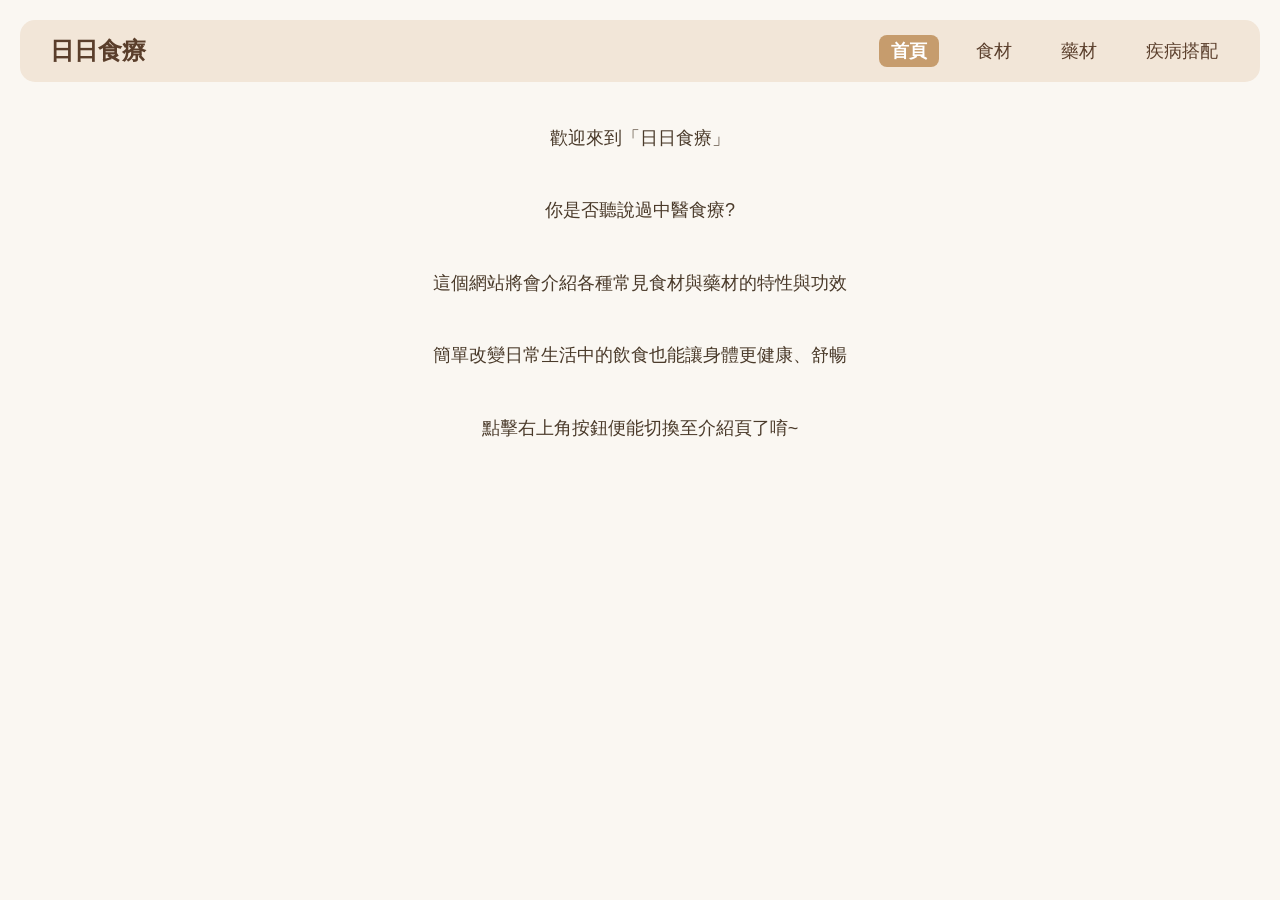
<file: index.html>
<!DOCTYPE html>
<html>
<head>
  <meta charset="UTF-8">
  <title>中醫食療－首頁</title>
  <link rel="stylesheet" href="style.css">
</head>
<body>
<nav class="navbar">
  <div class="nav-title">日日食療</div>
  <ul class="nav-links">
    <li><a href="index.html"class="active">首頁</a></li>
    <li><a href="ingredients.html">食材</a></li>
    <li><a href="herbs.html">藥材</a></li>
    <li><a href="diseases.html">疾病搭配</a></li>
  </ul>
</nav>
<p class="site-intro">
  歡迎來到「日日食療」
</p>
<p class="site-intro">
  你是否聽說過中醫食療?
</p>
<p class="site-intro">
  這個網站將會介紹各種常見食材與藥材的特性與功效
</p>
<p class="site-intro">
  簡單改變日常生活中的飲食也能讓身體更健康、舒暢
</p>
<p class="site-intro">
  點擊右上角按鈕便能切換至介紹頁了唷~
</p>
</file>
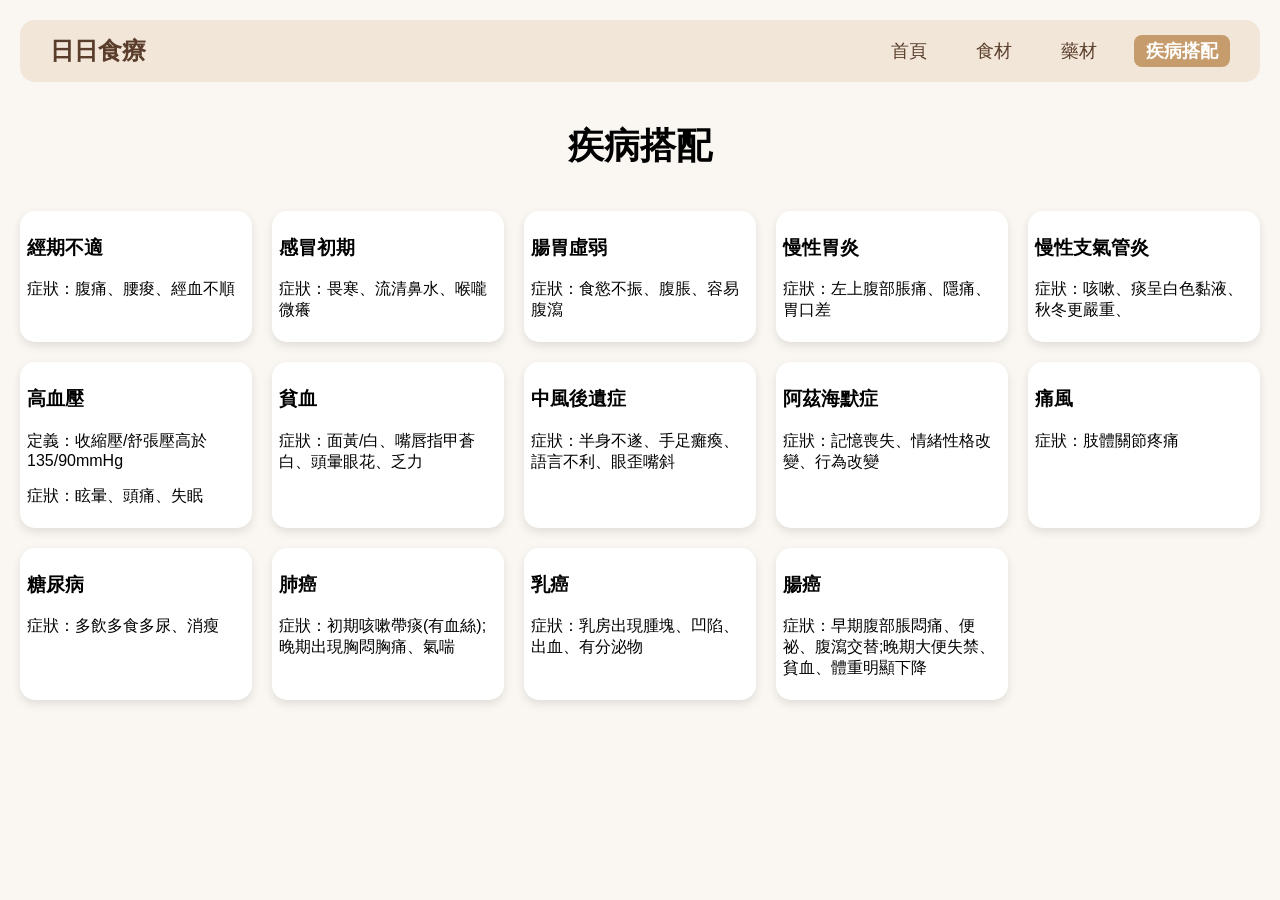
<file: diseases.html>
<!DOCTYPE html>
<html lang="zh-Hant">
<head>
  <meta charset="UTF-8">
  <title>疾病搭配</title>
  <link rel="stylesheet" href="style.css">
</head>
<body>
<nav class="navbar">
  <div class="nav-title">日日食療</div>
  <ul class="nav-links">
    <li><a href="index.html">首頁</a></li>
    <li><a href="ingredients.html">食材</a></li>
    <li><a href="herbs.html">藥材</a></li>
    <li><a href="diseases.html"class="active">疾病搭配</a></li>
  </ul>
</nav>
<h1 class="page-title">疾病搭配</h1>

<div class="card-container">
  <div class="card" onclick="openModal('經期不適')">
    <div class="card-content">
      <h3>經期不適</h3>
      <p>症狀：腹痛、腰痠、經血不順</p>
    </div>
  </div>
  
  <div class="card" onclick="openModal('感冒初期')">
    <div class="card-content">
      <h3>感冒初期</h3>
      <p>症狀：畏寒、流清鼻水、喉嚨微癢</p>
    </div>
  </div>

  <div class="card" onclick="openModal('腸胃虛弱')">
    <div class="card-content">
      <h3>腸胃虛弱</h3>
      <p>症狀：食慾不振、腹脹、容易腹瀉</p>
    </div>
  </div>

  <div class="card" onclick="openModal('慢性胃炎')">
    <div class="card-content">
      <h3>慢性胃炎</h3>
      <p>症狀：左上腹部脹痛、隱痛、胃口差</p>
    </div>
  </div>

  <div class="card" onclick="openModal('慢性支氣管炎')">
    <div class="card-content">
      <h3>慢性支氣管炎</h3>
      <p>症狀：咳嗽、痰呈白色黏液、秋冬更嚴重、</p>
    </div>
  </div>

  <div class="card" onclick="openModal('高血壓')">    
    <div class="card-content">
      <h3>高血壓</h3>
      <p>定義：收縮壓/舒張壓高於135/90mmHg</p>
      <p>症狀：眩暈、頭痛、失眠</p>
    </div>
  </div>

  <div class="card" onclick="openModal('貧血')">
    <div class="card-content">
      <h3>貧血</h3>
      <p>症狀：面黃/白、嘴唇指甲蒼白、頭暈眼花、乏力</p>
    </div>
  </div>

  <div class="card" onclick="openModal('中風後遺症')">
    <div class="card-content">
      <h3>中風後遺症</h3>
      <p>症狀：半身不遂、手足癱瘓、語言不利、眼歪嘴斜</p>
    </div>
  </div>

  <div class="card" onclick="openModal('阿茲海默症')">
    <div class="card-content">
      <h3>阿茲海默症</h3>
      <p>症狀：記憶喪失、情緒性格改變、行為改變</p>
    </div>
  </div>

  <div class="card" onclick="openModal('痛風')">
    <div class="card-content">
      <h3>痛風</h3>
      <p>症狀：肢體關節疼痛</p>
    </div>
  </div>

  <div class="card" onclick="openModal('糖尿病')">
    <div class="card-content">
      <h3>糖尿病</h3>
      <p>症狀：多飲多食多尿、消瘦</p>
    </div>
  </div>

  <div class="card" onclick="openModal('肺癌')">
    <div class="card-content">
      <h3>肺癌</h3>
      <p>症狀：初期咳嗽帶痰(有血絲);晚期出現胸悶胸痛、氣喘</p>
    </div>
  </div>

  <div class="card" onclick="openModal('乳癌')">
    <div class="card-content">
      <h3>乳癌</h3>
      <p>症狀：乳房出現腫塊、凹陷、出血、有分泌物</p>
    </div>
  </div>

  <div class="card" onclick="openModal('腸癌')">
    <div class="card-content">
      <h3>腸癌</h3>
      <p>症狀：早期腹部脹悶痛、便祕、腹瀉交替;晚期大便失禁、貧血、體重明顯下降</p>
    </div>
  </div>

</div>

<!-- 彈出視窗 -->
<div id="modal" class="modal">
  <div class="modal-content">
    <span class="close" onclick="closeModal()">×</span>
    <div id="modal-text"></div>
  </div>
</div>

<script src="script.js"></script>
</body>
</html>
</file>
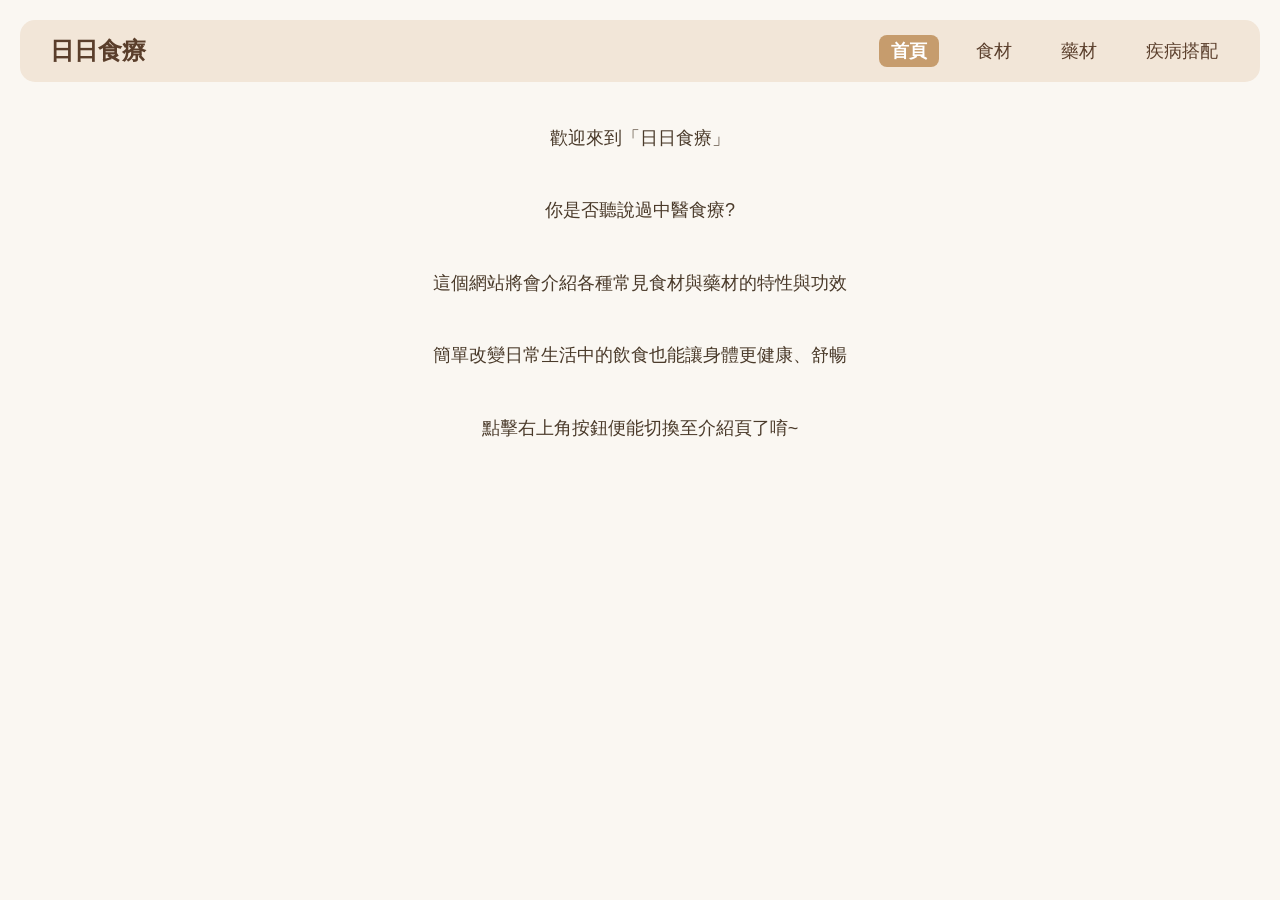
<file: index.html.html>
<!DOCTYPE html>
<html>
<head>
  <meta charset="UTF-8">
  <title>中醫食療－首頁</title>
  <link rel="stylesheet" href="style.css">
</head>
<body>
<nav class="navbar">
  <div class="nav-title">日日食療</div>
  <ul class="nav-links">
    <li><a href="index.html"class="active">首頁</a></li>
    <li><a href="ingredients.html">食材</a></li>
    <li><a href="herbs.html">藥材</a></li>
    <li><a href="diseases.html">疾病搭配</a></li>
  </ul>
</nav>
<p class="site-intro">
  歡迎來到「日日食療」
</p>
<p class="site-intro">
  你是否聽說過中醫食療?
</p>
<p class="site-intro">
  這個網站將會介紹各種常見食材與藥材的特性與功效
</p>
<p class="site-intro">
  簡單改變日常生活中的飲食也能讓身體更健康、舒暢
</p>
<p class="site-intro">
  點擊右上角按鈕便能切換至介紹頁了唷~
</p>
</file>
<file: style.css>
body {
  font-family: "Noto Sans TC", sans-serif;
  background-color: #faf7f2;
  margin: 0;
  padding: 20px;
}

.page-title {
  text-align: center;
  font-size: 36px;
  margin-bottom: 40px;
}

.card-container {
  display: grid;
  grid-template-columns: repeat(5, 1fr);
  gap: 20px;
}

.card-content {
  padding: 5px 7px;
}

/* 手機版 */
@media (max-width: 768px) {
  .card-container {
    grid-template-columns: repeat(2, 1fr);
  }
}

.card {
  background: white;
  border-radius: 15px;
  overflow: hidden;
  cursor: pointer;
  box-shadow: 0 4px 10px rgba(0,0,0,0.1);
  transition: transform 0.2s;
}

.card:hover {
  transform: translateY(-5px);
}

.card img {
  width: 100%;
  height: 180px;
  object-fit: cover;
}

.card h2 {
  text-align: center;
  padding: 20px 30px;
  font-size: 20px;
  letter-spacing: 1px;
}

/* 彈出視窗 */
.modal {
  display: none;
  position: fixed;
  inset: 0;
  background: rgba(0,0,0,0.5);
}

.modal-content {
  background: white;
  max-width: 500px;
  margin: 100px auto;
  padding: 25px;
  border-radius: 15px;
}

.close {
  float: right;
  font-size: 24px;
  cursor: pointer;
}.navbar {
  display: flex;
  justify-content: space-between;
  align-items: center;
  background-color: #f2e6d8;
  padding: 15px 30px;
  border-radius: 15px;
  margin-bottom: 40px;
}

.nav-title {
  font-size: 24px;
  font-weight: bold;
  color: #5a3e2b;
}

.nav-links {
  list-style: none;
  display: flex;
  gap: 25px;
  margin: 0;
  padding: 0;
}

.nav-links a {
  text-decoration: none;
  font-size: 18px;
  color: #5a3e2b;
  padding: 6px 12px;
  border-radius: 8px;
}

.nav-links a:hover {
  background-color: #d9c2a3;
}
/* 目前頁面高亮 */
.nav-links a.active {
  background-color: #c69c6d;
  color: white;
  font-weight: bold;
}
.site-intro {
  max-width: 800px;
  margin: 0 auto 40px;
  font-size: 18px;
  line-height: 1.8;
  color: #4a3a2a;
  text-align: center;
}
</file>
